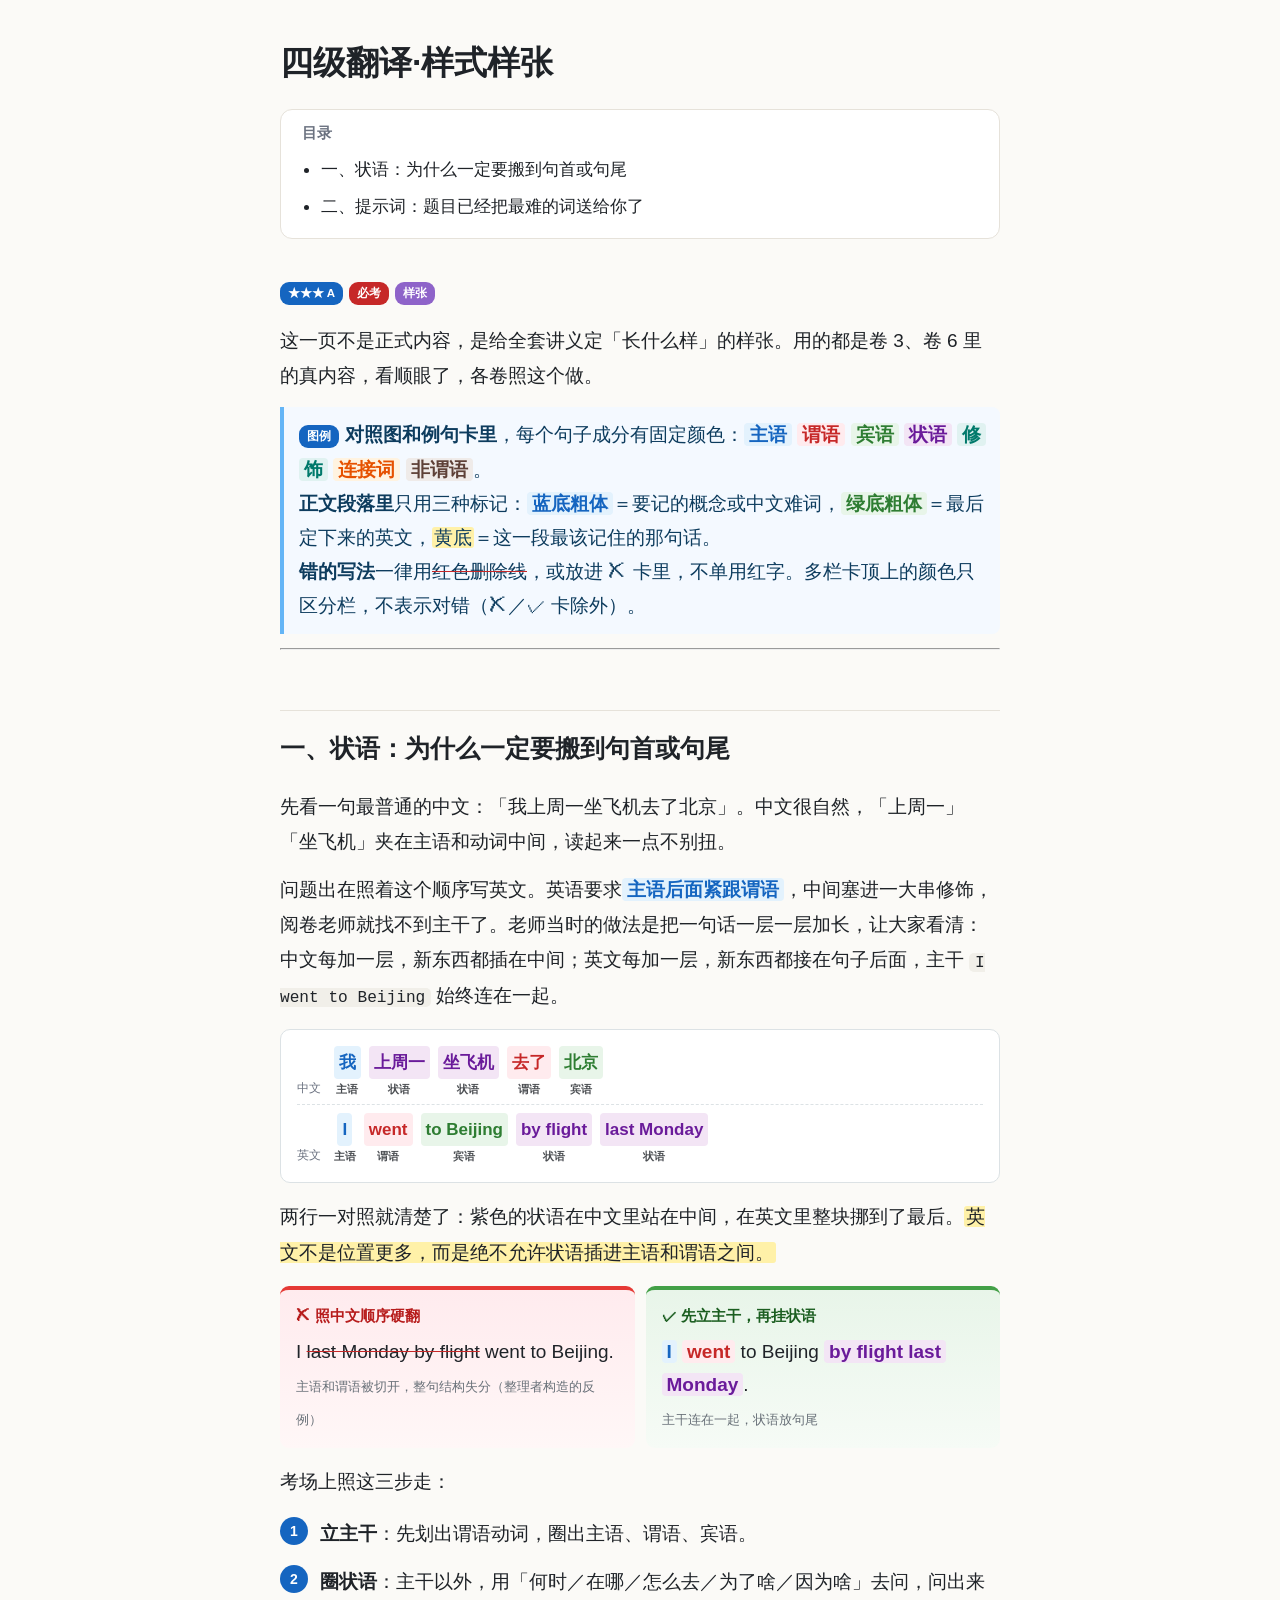
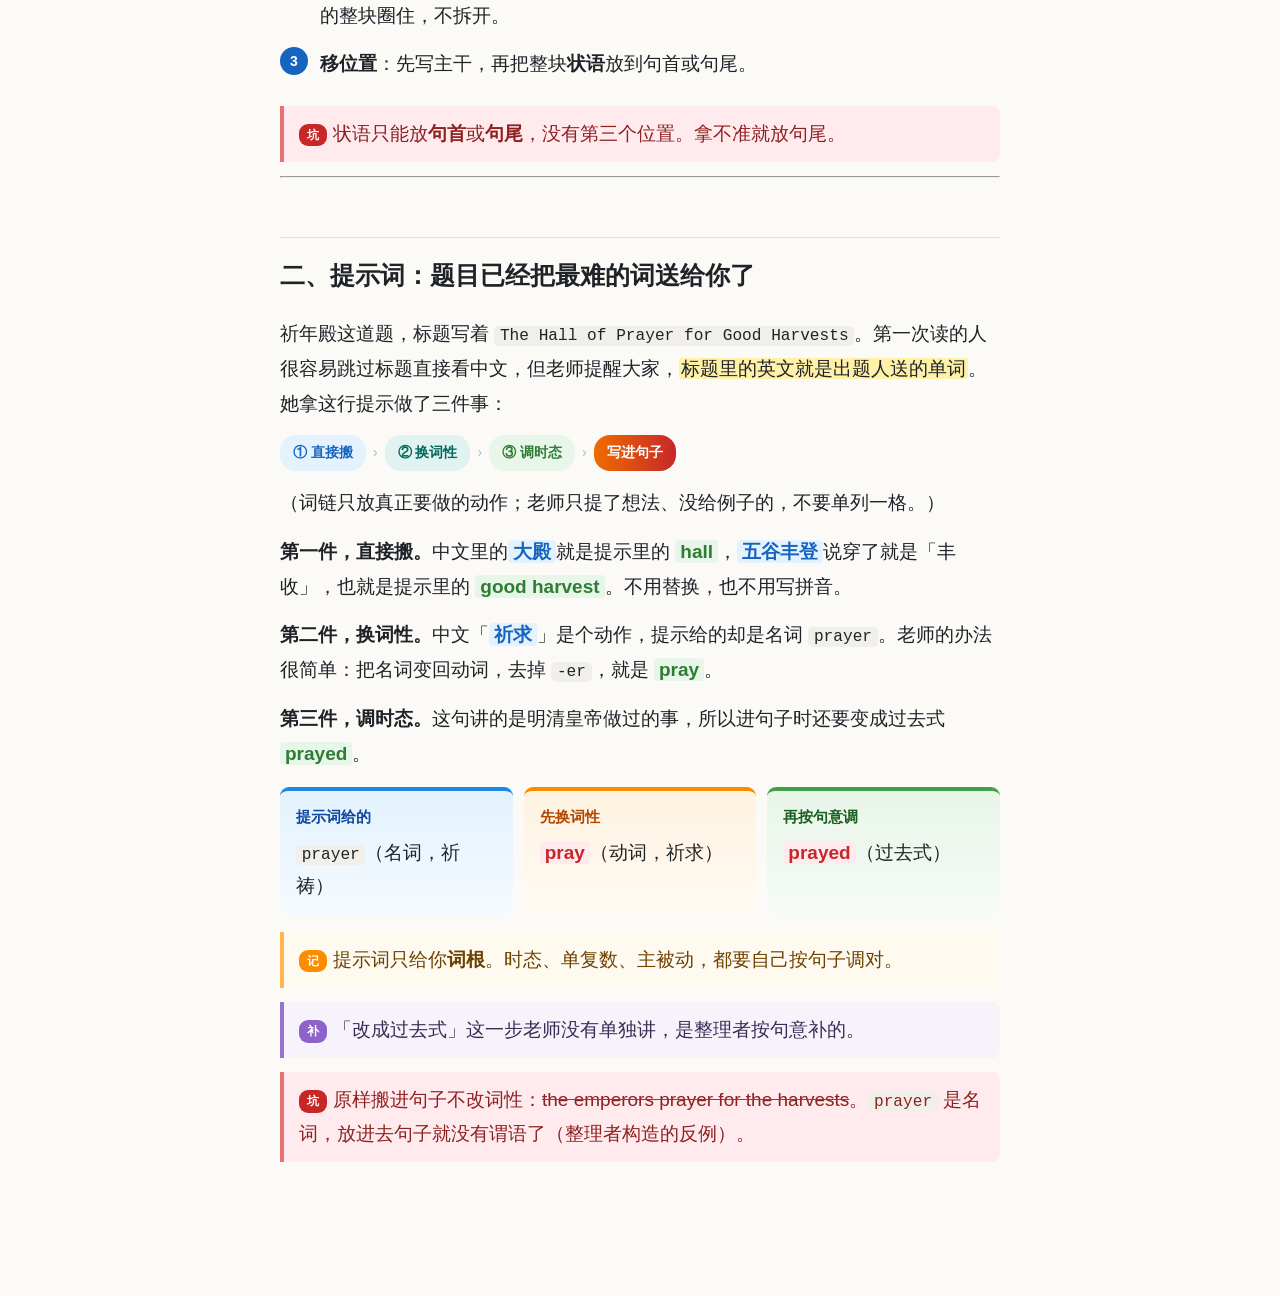
<file: docs/cet4-fanyi-style-sample.html>
<!doctype html><html lang="zh-CN"><head><meta charset="utf-8">
<meta name="viewport" content="width=device-width,initial-scale=1,viewport-fit=cover">
<meta name="apple-mobile-web-app-capable" content="yes"><title>四级翻译·样式样张</title>
<style>
/* CET-4 translation notes: shared marks and cards.
   Notes use class="..." instead of repeated inline styles.
   Mapping lives in scripts/四级翻译-笔记校验/style_to_class.py. */

body {
  --c4-blue: #1565c0;
  --c4-blue-ink: #0d3c5e;
  --c4-blue-tint: #e3f2fd;
  --c4-blue-wash: #f7fbff;
  --c4-green: #348060;
  --c4-green-tint: #e8f5e9;
  --c4-red: #c62828;
  --c4-grey: #616161;
  --c4-rule: #dce2e5;
}
.theme-dark {
  --c4-blue: #82b1ff;
  --c4-blue-ink: var(--text-normal);
  --c4-blue-tint: rgba(100, 160, 255, .22);
  --c4-blue-wash: rgba(100, 160, 255, .07);
  --c4-green: #6fcf97;
  --c4-green-tint: rgba(111, 207, 151, .2);
  --c4-red: #ff8a80;
  --c4-grey: var(--text-muted);
  --c4-rule: var(--background-modifier-border);
}

/* ── marks inside sentences ─────────────────────── */
.hl-blue  { color: var(--c4-blue); background: var(--c4-blue-tint); padding: 1px 3px; border-radius: 3px; }
.hl-green { background: var(--c4-green-tint); padding: 1px 4px; border-radius: 3px; }
.ul-green { text-decoration: underline; text-decoration-color: var(--c4-green); text-decoration-thickness: 2px; text-underline-offset: .3em; }
.ul-red   { text-decoration: underline; text-decoration-color: var(--c4-red); text-decoration-thickness: 2px; text-underline-offset: .3em; }
.t-red    { color: var(--c4-red); }
.t-blue-b { color: var(--c4-blue); font-weight: 700; }
.t-grey   { color: var(--c4-grey); font-weight: 400; }

/* ── teacher-quote card (老师原话) ─────────────────── */
body        { --c4-quote-bar-a: #1565c0; --c4-quote-bar-b: #42a5f5; --c4-quote-edge: #bbdefb; --c4-quote-bg: #f9fcff; }
.theme-dark { --c4-quote-bar-a: #1d4f8c; --c4-quote-bar-b: #2f6fa8; --c4-quote-edge: #2c4a63; --c4-quote-bg: rgba(100, 160, 255, .07); }
.quote      { margin: 16px 0; border: 1px solid var(--c4-quote-edge); border-radius: 8px; overflow: hidden; background: var(--c4-quote-bg); }
.quote-head { padding: 6px 14px; font-size: 12px; font-weight: 700; letter-spacing: .5px; color: #fff; background: linear-gradient(90deg, var(--c4-quote-bar-a), var(--c4-quote-bar-b)); }
.quote-body { padding: 12px 15px 13px; font-size: 14.5px; line-height: 1.85; color: var(--c4-blue-ink); overflow-wrap: anywhere; }

/* ── two-column list of items (e.g. five points in Vol 0) ── */
.grid2      { display: flex; flex-wrap: wrap; gap: 0 28px; margin: 14px 0; }
.grid2-item { flex: 1 1 280px; min-width: 0; padding: 9px 0; border-bottom: 1px solid var(--c4-rule); line-height: 1.7; }

/* ── more marks (added for volumes 1–7) ─────────── */
body        { --c4-yellow: #fff59d; --c4-red-tint: #ffebee; --c4-dim: #757575; --c4-label: #687078; --c4-note: #546e7a; --c4-green-ink: #2e7d32; --c4-strike: #90a4ae; }
.theme-dark { --c4-yellow: rgba(255, 235, 59, .3); --c4-red-tint: rgba(255, 138, 128, .18); --c4-dim: var(--text-muted); --c4-label: var(--text-muted); --c4-note: var(--text-muted); --c4-green-ink: #6fcf97; --c4-strike: var(--text-faint); }
.hl-blue-bg  { background: var(--c4-blue-tint); padding: 1px 4px; border-radius: 3px; }
.hl-yellow   { background: var(--c4-yellow); padding: 1px 3px; }
.strike-grey { text-decoration: line-through; color: var(--c4-strike); }
.strike-red  { text-decoration: line-through; text-decoration-color: var(--c4-red); }
.tag-red     { background: var(--c4-red-tint); color: var(--c4-red); font-weight: 700; }
.sup-red     { font-size: 11px; color: var(--c4-red); margin-left: 2px; }
.t-green     { color: var(--c4-green-ink); }
.t-dim       { color: var(--c4-dim); }
.label       { font-size: 12px; color: var(--c4-label); margin-bottom: 4px; }
.note        { font-size: 13px; color: var(--c4-label); margin-top: 5px; }
.note-14     { font-size: 14px; line-height: 1.7; color: var(--c4-note); overflow-wrap: anywhere; }

/* ── closure classes (tables, cards, badges, blue underline) ── */
body        { --c4-ink: #333333; --c4-row: #e0e0e0; --c4-err-bg: #fff5f5; --c4-pink: #c2185b; --c4-pink-tint: #fce4ec; --c4-badge-grey-bg: #f5f5f5; }
.theme-dark { --c4-ink: var(--text-normal); --c4-row: var(--background-modifier-border); --c4-err-bg: rgba(255, 138, 128, .12); --c4-pink: #f48fb1; --c4-pink-tint: rgba(244, 143, 177, .18); --c4-badge-grey-bg: rgba(255, 255, 255, .08); }
.ul-blue     { text-decoration: underline; text-decoration-color: var(--c4-blue); text-decoration-thickness: 2px; text-underline-offset: .3em; }
.t-strike    { font-size: 15px; color: var(--c4-strike); }
.label-dark  { font-size: 12px; color: var(--c4-ink); font-weight: 700; }
.rule-green  { font-size: 15px; font-weight: 700; padding-bottom: 6px; border-bottom: 2px solid var(--c4-green); margin-bottom: 6px; }
.row-rule    { padding: 9px 0; border-bottom: 1px solid var(--c4-row); }
.card-blue   { margin: 18px 0; padding: 14px 18px; border-left: 3px solid var(--c4-blue); background: var(--c4-blue-wash); }
.card-box    { margin: 18px 0; padding: 14px 18px; border: 1px solid var(--c4-row); }
.card-err    { margin: 14px 0; padding: 10px 14px; border-left: 3px solid var(--c4-red); background: var(--c4-err-bg); font-size: 14px; line-height: 1.9; }
.badge-blue  { display: inline-block; padding: 2px 10px; border-radius: 11px; background: var(--c4-blue-tint); color: var(--c4-blue); font-size: 12px; font-weight: 700; margin-right: 8px; }
.badge-pink  { display: inline-block; padding: 2px 10px; border-radius: 11px; background: var(--c4-pink-tint); color: var(--c4-pink); font-size: 11px; }
.badge-grey  { display: inline-block; padding: 2px 10px; border-radius: 11px; background: var(--c4-badge-grey-bg); color: var(--c4-grey); font-size: 11px; margin-left: 6px; }

/* ── Vol 0 visual upgrade (roadmap, ladder, diagnostics, sandbox, timeline, mark-board) ── */
body {
  --c4-green-badge-bg: #e8f5e9;
  --c4-green-badge-fg: #2e7d32;
  --c4-green-wash: #f4fbf6;
  --c4-orange: #ef6c00;
  --c4-orange-edge: #f57f17;
  --c4-slash-fg: #b71c1c;
  --c4-watershed-bg: linear-gradient(90deg, #e8f5e9 0%, #fff8e1 50%, #ffebee 100%);
  --c4-watershed-border: #cfd8dc;
  --c4-bar-track: #eceff1;
}
.theme-dark {
  --c4-green-badge-bg: rgba(111, 207, 151, .2);
  --c4-green-badge-fg: #6fcf97;
  --c4-green-wash: rgba(111, 207, 151, .08);
  --c4-orange: #ffb74d;
  --c4-orange-edge: #ffb74d;
  --c4-slash-fg: #ff8a80;
  --c4-watershed-bg: linear-gradient(90deg, rgba(111, 207, 151, .14) 0%, rgba(255, 235, 59, .12) 50%, rgba(255, 138, 128, .16) 100%);
  --c4-watershed-border: var(--background-modifier-border);
  --c4-bar-track: rgba(255, 255, 255, .08);
}

.badge-green { display: inline-block; padding: 2px 10px; border-radius: 11px; background: var(--c4-green-badge-bg); color: var(--c4-green-badge-fg); font-size: 12px; font-weight: 700; }
.sup-tag     { font-size: 11px; color: var(--c4-blue); font-weight: 700; margin-left: 2px; vertical-align: super; }

/* 0. Volume roadmap bar */
.v0-roadmap      { margin: 16px 0; padding: 14px 16px; border: 1px solid var(--c4-rule); border-radius: 8px; background: var(--c4-blue-wash); }
.v0-roadmap-head { font-size: 13.5px; font-weight: 700; margin-bottom: 10px; color: var(--c4-blue-ink); }
.v0-roadmap-flow { display: flex; flex-wrap: wrap; align-items: stretch; gap: 10px; }
.v0-rm-stage     { flex: 1 1 200px; padding: 10px 12px; border-radius: 6px; border: 1px solid var(--c4-rule); background: var(--background-primary); }
.v0-rm-core      { border-left: 3px solid var(--c4-blue); }
.v0-rm-points    { flex: 2 1 300px; border-left: 3px solid var(--c4-green); }
.v0-rm-apply     { border-left: 3px solid var(--c4-grey); }
.v0-rm-badges    { display: flex; flex-wrap: wrap; gap: 5px; margin: 6px 0; }
.v0-rm-badges .badge-blue,
.v0-rm-badges .badge-grey { margin: 0; }
.v0-rm-arrow     { display: flex; align-items: center; font-weight: 700; color: var(--c4-blue); padding: 0 2px; }

/* 1. Six-tier score ladder & 11/8 watershed */
.tier-ladder       { margin: 18px 0; border: 1px solid var(--c4-rule); border-radius: 8px; overflow: hidden; }
.tier-row          { display: flex; align-items: center; gap: 14px; padding: 10px 16px; border-bottom: 1px solid var(--c4-rule); }
.tier-row:last-child { border-bottom: none; }
.tier-pass         { background: var(--c4-blue-wash); border-left: 4px solid var(--c4-green); }
.tier-fail-top     { background: var(--c4-err-bg); border-left: 4px solid var(--c4-red); }
.tier-fail         { border-left: 4px solid var(--c4-rule); }
.tier-score        { flex: 0 0 64px; display: flex; align-items: baseline; gap: 2px; }
.tier-num          { font-size: 20px; font-weight: 800; color: var(--c4-ink); }
.tier-pass .tier-num     { color: var(--c4-green-ink); }
.tier-fail-top .tier-num { color: var(--c4-red); }
.tier-unit         { font-size: 12px; color: var(--c4-grey); }
.tier-main         { flex: 1 1 auto; min-width: 0; }
.tier-bar-wrap     { height: 6px; border-radius: 3px; background: var(--c4-bar-track); margin-bottom: 5px; overflow: hidden; }
.tier-bar          { height: 100%; border-radius: 3px; }
.tier-bar-14       { width: 93%; background: var(--c4-green); }
.tier-bar-11       { width: 73%; background: var(--c4-blue); }
.tier-bar-8        { width: 53%; background: var(--c4-red); }
.tier-bar-5        { width: 33%; background: var(--c4-orange); }
.tier-bar-2        { width: 14%; background: var(--c4-grey); }
.tier-bar-0        { width: 3%;  background: var(--c4-strike); }
.tier-desc         { font-size: 14px; line-height: 1.6; color: var(--c4-ink); }
.tier-tag          { flex: 0 0 auto; }

.tier-watershed    { display: flex; flex-wrap: wrap; align-items: center; justify-content: space-between; gap: 8px; padding: 9px 16px; background: var(--c4-watershed-bg); border-top: 2px dashed var(--c4-green); border-bottom: 2px dashed var(--c4-red); font-size: 12.5px; font-weight: 700; }
.watershed-pill     { color: var(--c4-green-ink); }
.watershed-pill-red { color: var(--c4-red); }
.watershed-line     { color: var(--c4-ink); letter-spacing: .5px; }
.norm-box .grid2    { margin: 6px 0 0; }

/* 2. Diagnostic cards & diff panels */
.grid2-card      { flex: 1 1 280px; margin: 6px 0 !important; border-radius: 6px; }
.diag-grid       { display: flex; flex-wrap: wrap; gap: 12px; margin: 14px 0; }
.diag-card       { flex: 1 1 280px; margin: 0 !important; border-radius: 0 6px 6px 0; }
.diag-head       { font-size: 13px; margin-bottom: 6px; }
.diag-sent       { padding: 6px 10px; margin: 6px 0; border-radius: 4px; background: var(--background-primary); border: 1px solid var(--c4-rule); font-size: 14px; line-height: 1.8; overflow-wrap: anywhere; }
.vs-panel        { gap: 14px; }
.vs-card-14      { border-left: 3px solid var(--c4-green) !important; }
.diff-row        { font-size: 14px; line-height: 1.85; }
.diff-row-last   { padding-top: 9px; font-size: 14px; line-height: 1.85; }

/* 3. Five points cards & 5-step sandbox */
.point-grid      { gap: 14px; }
.point-card      { flex: 1 1 280px; margin: 0 !important; border-radius: 6px; border-top: 3px solid var(--c4-blue); }
.point-card-wide { flex: 1 1 100%; border-top-color: var(--c4-pink); }
.point-head      { padding-bottom: 8px; border-bottom: 1px solid var(--c4-rule); margin-bottom: 4px; }
.sandbox-sent    { padding: 12px 14px; margin: 10px 0; border-radius: 6px; background: var(--background-primary); border: 1px dashed var(--c4-blue); font-size: 15px; line-height: 2.1; overflow-wrap: anywhere; }
.step-strip      { display: flex; flex-wrap: wrap; gap: 8px; margin-top: 10px; }
.step-chip       { flex: 1 1 140px; padding: 8px 10px; border-radius: 6px; background: var(--background-primary); border: 1px solid var(--c4-rule); font-size: 13px; line-height: 1.5; }
.step-chip-warn  { border-color: var(--c4-pink); }

/* 4. 5-minute exam timeline & draft mark board */
.exam-timeline     { display: flex; flex-wrap: wrap; align-items: stretch; gap: 10px; margin: 16px 0; }
.tl-card           { flex: 1 1 210px; padding: 12px 14px; border-radius: 8px; border: 1px solid var(--c4-rule); }
.tl-stage-1        { background: var(--c4-blue-wash); border-top: 3px solid var(--c4-blue); }
.tl-stage-2        { background: var(--background-secondary); border-top: 3px solid var(--c4-grey); }
.tl-stage-3        { background: var(--c4-green-wash); border-top: 3px solid var(--c4-green); }
.tl-time           { margin-bottom: 6px; font-size: 12px; }
.tl-title          { font-size: 14.5px; font-weight: 700; margin-bottom: 6px; color: var(--c4-ink); }
.tl-connector      { display: flex; align-items: center; font-size: 18px; color: var(--c4-blue); font-weight: 700; }

.mark-board        { border-radius: 8px; }
.mark-row          { display: flex; align-items: center; gap: 12px; }
.mark-row-last     { display: flex; align-items: center; gap: 12px; padding-top: 9px; }
.mark-icon         { flex: 0 0 64px; text-align: center; font-weight: 700; font-size: 13px; padding: 3px 6px; border-radius: 4px; }
.mark-slash        { background: var(--c4-yellow); color: var(--c4-slash-fg); font-size: 15px; }
.mark-ul-yellow    { background: var(--c4-yellow); text-decoration: underline; text-decoration-thickness: 2px; color: var(--c4-ink); }
.mark-circle-green { background: var(--c4-green-tint); color: var(--c4-green-ink); border: 1.5px solid var(--c4-green); border-radius: 14px; }
.mark-bracket      { background: var(--c4-blue-tint); color: var(--c4-blue); }
.mark-comma        { background: var(--c4-pink-tint); color: var(--c4-pink); }
.mark-replace      { background: var(--c4-green-tint); color: var(--c4-green-ink); border: 1px dashed var(--c4-orange-edge); }
.mark-body         { flex: 1 1 auto; font-size: 14px; line-height: 1.7; }

/* ═══ v7 rich components (2026-11-19): fills, grammar roles, blocks, cards, chains ═══ */
body{
  --r-subj:#1565c0; --r-subj-bg:#e3f2fd;   /* 主语 */
  --r-pred:#c62828; --r-pred-bg:#ffebee;   /* 谓语 */
  --r-obj:#2e7d32;  --r-obj-bg:#e8f5e9;    /* 宾语 */
  --r-adv:#6a1b9a;  --r-adv-bg:#f3e5f5;    /* 状语 */
  --r-mod:#00796b;  --r-mod-bg:#e0f2f1;    /* 修饰/定语 */
  --r-conj:#e65100; --r-conj-bg:#fff3e0;   /* 连接词 */
  --r-nf:#5d4037;   --r-nf-bg:#efebe9;     /* 非谓语 */
}
.theme-dark{
  --r-subj:#90caf9; --r-subj-bg:rgba(144,202,249,.18);
  --r-pred:#ff8a80; --r-pred-bg:rgba(255,138,128,.18);
  --r-obj:#a5d6a7;  --r-obj-bg:rgba(165,214,167,.18);
  --r-adv:#ce93d8;  --r-adv-bg:rgba(206,147,216,.18);
  --r-mod:#80cbc4;  --r-mod-bg:rgba(128,203,196,.18);
  --r-conj:#ffb74d; --r-conj-bg:rgba(255,183,77,.18);
  --r-nf:#bcaaa4;   --r-nf-bg:rgba(188,170,164,.18);
}
/* grammar-role marks: bold text on a tinted fill */
.g-subj,.g-pred,.g-obj,.g-adv,.g-mod,.g-conj,.g-nf{font-weight:700;padding:1px 5px;border-radius:4px;box-decoration-break:clone;-webkit-box-decoration-break:clone}
.g-subj{color:var(--r-subj);background:var(--r-subj-bg)} .g-pred{color:var(--r-pred);background:var(--r-pred-bg)}
.g-obj{color:var(--r-obj);background:var(--r-obj-bg)}    .g-adv{color:var(--r-adv);background:var(--r-adv-bg)}
.g-mod{color:var(--r-mod);background:var(--r-mod-bg)}    .g-conj{color:var(--r-conj);background:var(--r-conj-bg)}
.g-nf{color:var(--r-nf);background:var(--r-nf-bg)}
/* emphasis in prose: bold + fill */
.kw{font-weight:700;color:var(--r-subj);background:var(--r-subj-bg);padding:1px 5px;border-radius:4px}
.kw-red{font-weight:700;color:var(--r-pred);background:var(--r-pred-bg);padding:1px 5px;border-radius:4px}
.kw-green{font-weight:700;color:var(--r-obj);background:var(--r-obj-bg);padding:1px 5px;border-radius:4px}
.kw-orange{font-weight:700;color:var(--r-conj);background:var(--r-conj-bg);padding:1px 5px;border-radius:4px}
.kw-purple{font-weight:700;color:var(--r-adv);background:var(--r-adv-bg);padding:1px 5px;border-radius:4px}
.uo{text-decoration:underline;text-decoration-color:#ff9900;text-decoration-thickness:2px;text-underline-offset:.25em}
/* solid badge */
.tag{display:inline-block;padding:1px 8px;border-radius:9px;color:#fff;font-size:11.5px;font-weight:700;margin-right:6px;vertical-align:1px}
.tag-blue{background:#1565c0}.tag-red{background:#c62828}.tag-green{background:#2e7d32}.tag-orange{background:#fb8c00}.tag-purple{background:#8e63c9}.tag-teal{background:#00897b}
/* 补 / 记 / 坑 / 例 / 法 blocks */
.blk{margin:14px 0;padding:11px 15px;border-left:4px solid;border-radius:0 8px 8px 0;line-height:1.8}
.blk-bu{background:#f7f3fb;border-color:#9575cd;color:#3b2b56}
.blk-ji{background:#fffaf0;border-color:#ffb74d;color:#6d4200}
.blk-keng{background:#ffebee;border-color:#e57373;color:#8e2020}
.blk-li{background:#f4f9ff;border-color:#64b5f6;color:#0d3c5e}
.blk-fa{background:#f1f8f1;border-color:#66bb6a;color:#1b4d20}
.theme-dark .blk{color:var(--text-normal)} .theme-dark .blk-bu{background:rgba(149,117,205,.12)} .theme-dark .blk-ji{background:rgba(255,183,77,.1)}
.theme-dark .blk-keng{background:rgba(229,115,115,.12)} .theme-dark .blk-li{background:rgba(100,181,246,.1)} .theme-dark .blk-fa{background:rgba(102,187,106,.1)}
/* two / three column compare cards */
.cols{display:flex;gap:11px;flex-wrap:wrap;margin:16px 0}
.col{flex:1;min-width:170px;border-radius:9px;padding:13px 16px;border-top:4px solid;line-height:1.75}
.col-h{font-weight:700;font-size:15px;margin-bottom:6px}
.col-good{background:linear-gradient(180deg,#e8f5e9,#f6fbf6);border-color:#43a047}.col-good .col-h{color:#1b5e20}
.col-bad{background:linear-gradient(180deg,#ffebee,#fff7f7);border-color:#e53935}.col-bad .col-h{color:#b71c1c}
.col-blue{background:linear-gradient(180deg,#e3f2fd,#f5faff);border-color:#1e88e5}.col-blue .col-h{color:#0d47a1}
.col-orange{background:linear-gradient(180deg,#fff3e0,#fffaf3);border-color:#fb8c00}.col-orange .col-h{color:#b34700}
.col-purple{background:linear-gradient(180deg,#f3e5f5,#fbf6fc);border-color:#8e24aa}.col-purple .col-h{color:#6a1b9a}
.theme-dark .col{background:var(--background-secondary)} .theme-dark .col .col-h{color:var(--text-normal)}
/* step chain chips */
.chain{display:flex;flex-wrap:wrap;gap:7px;align-items:center;margin:14px 0;font-size:14px}
.chip{padding:5px 13px;border-radius:16px;font-weight:600;background:#e3f2fd;color:#1565c0}
.chip-2{background:#e0f2f1;color:#00695c}.chip-3{background:#e8f5e9;color:#2e7d32}.chip-4{background:#fff3e0;color:#e65100}
.chip-end{background:linear-gradient(90deg,#ef6c00,#c62828);color:#fff;font-weight:700}
.chain .arr{color:#b0bec5}
/* numbered steps */
.steps{counter-reset:st;margin:14px 0}
.step{counter-increment:st;position:relative;padding:4px 0 10px 40px;line-height:1.8}
.step::before{content:counter(st);position:absolute;left:0;top:4px;width:28px;height:28px;border-radius:50%;background:#1565c0;color:#fff;font-weight:700;text-align:center;line-height:28px;font-size:14px}
/* sentence diagram: Chinese row over English row, role label under each piece */
.sent{margin:16px 0;padding:12px 16px;border:1px solid var(--c4-rule);border-radius:10px;background:var(--background-primary)}
.sent-row{display:flex;flex-wrap:wrap;gap:6px 8px;align-items:flex-end;margin:4px 0;font-size:17px}
.sent-row + .sent-row{border-top:1px dashed var(--c4-rule);padding-top:8px}
.seg{display:inline-flex;flex-direction:column;align-items:center}
.seg small{font-size:10.5px;font-weight:700;opacity:.8;margin-top:1px}
.sent-lab{font-size:12px;color:var(--text-muted);width:2.4em}

:root{--bg:#fbfaf7;--fg:#1f2328;--muted:#6b7280;--line:#e6e2da;--card:#fff;--accent:#2f5bb7;--code:#f1efe9}
@media (prefers-color-scheme:dark){:root{--bg:#17181a;--fg:#e8e6e1;--muted:#9aa0a6;--line:#2c2e31;--card:#1f2124;--accent:#8fb0ff;--code:#26282b}
 body{--c4-blue:#82b1ff;--c4-blue-ink:var(--fg);--c4-blue-tint:rgba(100,160,255,.22);--c4-blue-wash:rgba(100,160,255,.07);--c4-green:#6fcf97;--c4-green-tint:rgba(111,207,151,.2);--c4-red:#ff8a80;--c4-grey:var(--muted);--c4-rule:var(--line);--c4-yellow:rgba(255,235,59,.3);--c4-red-tint:rgba(255,138,128,.18);--c4-dim:var(--muted);--c4-label:var(--muted);--c4-note:var(--muted);--c4-green-ink:#6fcf97;--c4-strike:var(--muted)}
 [class^="card"],[class*=" card"]{background:var(--card)!important;border-color:var(--line)!important} img{opacity:.92}}
body{--background-modifier-border:var(--line);--text-faint:var(--muted);--text-normal:var(--fg);--text-muted:var(--muted);--background-secondary:var(--code);--background-primary:var(--card)}
html{-webkit-text-size-adjust:100%}
body{margin:0;background:var(--bg);color:var(--fg);font:19px/1.85 "PingFang SC","Hiragino Sans GB",-apple-system,sans-serif}
main{max-width:720px;margin:0 auto;padding:28px 22px 120px}
h1{font-size:1.75em;line-height:1.3;margin:.4em 0 .3em}
h2{font-size:1.3em;margin:2.4em 0 .7em;padding-top:.6em;border-top:1px solid var(--line);scroll-margin-top:16px}
h3{font-size:1.08em;margin:1.8em 0 .5em;color:var(--accent)}
p{margin:.7em 0}code{font:.85em Menlo,monospace;background:var(--code);padding:.05em .35em;border-radius:5px}
mark{background:#fff1a8;color:inherit;padding:0 .1em;border-radius:3px}@media (prefers-color-scheme:dark){mark{background:rgba(255,220,80,.28)}}
table{border-collapse:collapse;width:100%;font-size:.86em;margin:1em 0;display:block;overflow-x:auto}
td,th{border-bottom:1px solid var(--line);padding:.55em .6em;text-align:left;vertical-align:top}th{color:var(--muted);font-weight:600}
figure{margin:1.2em 0}img{width:100%;border-radius:10px;display:block}
blockquote{margin:1em 0;padding:.2em 1em;border-left:3px solid var(--line);color:var(--muted)}
.box{background:var(--card);border:1px solid var(--line);border-radius:12px;padding:.4em 1.1em;margin:1.2em 0}
.box-t,details.box>summary{font-weight:700;color:var(--accent);padding:.5em 0}
details>summary{cursor:pointer;list-style:none}details>summary::-webkit-details-marker{display:none}
details.box>summary::after{content:" ▾";color:var(--muted)}
.quiz{border:1px solid var(--line);border-left:4px solid #e0a43a;border-radius:12px;padding:.5em 1.1em;margin:1.4em 0;background:var(--card)}
.quiz-q{font-weight:700;padding:.4em 0}
details.answer>summary{display:inline-block;margin:.4em 0 .6em;padding:.35em 1em;border-radius:999px;background:var(--code);color:var(--accent);font-size:.9em;font-weight:600}
details.answer[open]>summary{color:var(--muted)}
nav#TOC{background:var(--card);border:1px solid var(--line);border-radius:12px;padding:.6em 1.2em;margin:1.4em 0 2em;font-size:.92em}
nav#TOC ul{padding-left:1.1em;margin:.3em 0}nav#TOC a{color:var(--fg);text-decoration:none}nav#TOC>ul>li{margin:.25em 0}
nav#TOC::before{content:"目录";display:block;font-weight:700;color:var(--muted);font-size:.85em}
figure.mmd{text-align:center;overflow-x:auto}figure.mmd svg{max-width:100%;height:auto}@media (prefers-color-scheme:dark){figure.mmd svg{filter:invert(.88) hue-rotate(180deg)}}pre{white-space:pre-wrap;background:var(--code);padding:1em;border-radius:10px;font-size:.8em}
</style></head><body><main>
<h1>四级翻译·样式样张</h1>
<nav id="TOC"><ul>
<li><a href="#一状语为什么一定要搬到句首或句尾"
id="toc-一状语为什么一定要搬到句首或句尾">一、状语：为什么一定要搬到句首或句尾</a></li>
<li><a href="#二提示词题目已经把最难的词送给你了"
id="toc-二提示词题目已经把最难的词送给你了">二、提示词：题目已经把最难的词送给你了</a></li>
</ul></nav>
<div style="margin:6px 0 14px">
<span class="tag tag-blue">★★★ A</span><span
class="tag tag-red">必考</span><span class="tag tag-purple">样张</span>
</div>
<p>这一页不是正式内容，是给全套讲义定「长什么样」的样张。用的都是卷
3、卷 6 里的真内容，看顺眼了，各卷照这个做。</p>
<div class="blk blk-li">
<span
class="tag tag-blue">图例</span><b>对照图和例句卡里</b>，每个句子成分有固定颜色：<span
class="g-subj">主语</span> <span class="g-pred">谓语</span> <span
class="g-obj">宾语</span> <span class="g-adv">状语</span> <span
class="g-mod">修饰</span> <span class="g-conj">连接词</span> <span
class="g-nf">非谓语</span>。<br><b>正文段落里</b>只用三种标记：<span
class="kw">蓝底粗体</span>＝要记的概念或中文难词，<span
class="kw-green">绿底粗体</span>＝最后定下来的英文，<mark>黄底</mark>＝这一段最该记住的那句话。<br><b>错的写法</b>一律用<span
class="strike-red">红色删除线</span>，或放进 ✗
卡里，不单用红字。多栏卡顶上的颜色只区分栏，不表示对错（✗／✓ 卡除外）。
</div>
<hr />
<h2
id="一状语为什么一定要搬到句首或句尾">一、状语：为什么一定要搬到句首或句尾</h2>
<p>先看一句最普通的中文：「我上周一坐飞机去了北京」。中文很自然，「上周一」「坐飞机」夹在主语和动词中间，读起来一点不别扭。</p>
<p>问题出在照着这个顺序写英文。英语要求<span
class="kw">主语后面紧跟谓语</span>，中间塞进一大串修饰，阅卷老师就找不到主干了。老师当时的做法是把一句话一层一层加长，让大家看清：中文每加一层，新东西都插在中间；英文每加一层，新东西都接在句子后面，主干
<code>I went to Beijing</code> 始终连在一起。</p>
<div class="sent">
<div class="sent-row">
<span class="sent-lab">中文</span><span class="seg"><span
class="g-subj">我</span><small>主语</small></span><span
class="seg"><span
class="g-adv">上周一</span><small>状语</small></span><span
class="seg"><span
class="g-adv">坐飞机</span><small>状语</small></span><span
class="seg"><span
class="g-pred">去了</span><small>谓语</small></span><span
class="seg"><span class="g-obj">北京</span><small>宾语</small></span>
</div>
<div class="sent-row">
<span class="sent-lab">英文</span><span class="seg"><span
class="g-subj">I</span><small>主语</small></span><span class="seg"><span
class="g-pred">went</span><small>谓语</small></span><span
class="seg"><span class="g-obj">to
Beijing</span><small>宾语</small></span><span class="seg"><span
class="g-adv">by flight</span><small>状语</small></span><span
class="seg"><span class="g-adv">last
Monday</span><small>状语</small></span>
</div>
</div>
<p>两行一对照就清楚了：紫色的状语在中文里站在中间，在英文里整块挪到了最后。<mark>英文不是位置更多，而是绝不允许状语插进主语和谓语之间。</mark></p>
<div class="cols">
<div class="col col-bad">
<div class="col-h">
✗ 照中文顺序硬翻
</div>
I <span class="strike-red">last Monday by flight</span> went to
Beijing.<br><span
class="note">主语和谓语被切开，整句结构失分（整理者构造的反例）</span>
</div>
<div class="col col-good">
<div class="col-h">
✓ 先立主干，再挂状语
</div>
<span class="g-subj">I</span> <span class="g-pred">went</span> to
Beijing <span class="g-adv">by flight last Monday</span>.<br><span
class="note">主干连在一起，状语放句尾</span>
</div>
</div>
<p>考场上照这三步走：</p>
<div class="steps">
<div class="step">
<b>立主干</b>：先划出谓语动词，圈出主语、谓语、宾语。
</div>
<div class="step">
<b>圈状语</b>：主干以外，用「何时／在哪／怎么去／为了啥／因为啥」去问，问出来的整块圈住，不拆开。
</div>
<div class="step">
<b>移位置</b>：先写主干，再把整块<b>状语</b>放到句首或句尾。
</div>
</div>
<div class="blk blk-keng">
<span
class="tag tag-red">坑</span>状语只能放<b>句首</b>或<b>句尾</b>，没有第三个位置。拿不准就放句尾。
</div>
<hr />
<h2
id="二提示词题目已经把最难的词送给你了">二、提示词：题目已经把最难的词送给你了</h2>
<p>祈年殿这道题，标题写着
<code>The Hall of Prayer for Good Harvests</code>。第一次读的人很容易跳过标题直接看中文，但老师提醒大家，<mark>标题里的英文就是出题人送的单词</mark>。她拿这行提示做了三件事：</p>
<div class="chain">
<span class="chip">① 直接搬</span><span class="arr">›</span><span
class="chip chip-2">② 换词性</span><span class="arr">›</span><span
class="chip chip-3">③ 调时态</span><span class="arr">›</span><span
class="chip chip-end">写进句子</span>
</div>
<p>（词链只放真正要做的动作；老师只提了想法、没给例子的，不要单列一格。）</p>
<p><strong>第一件，直接搬。</strong>中文里的<span
class="kw">大殿</span>就是提示里的 <span
class="kw-green">hall</span>，<span
class="kw">五谷丰登</span>说穿了就是「丰收」，也就是提示里的 <span
class="kw-green">good harvest</span>。不用替换，也不用写拼音。</p>
<p><strong>第二件，换词性。</strong>中文「<span
class="kw">祈求</span>」是个动作，提示给的却是名词
<code>prayer</code>。老师的办法很简单：把名词变回动词，去掉
<code>-er</code>，就是 <span class="kw-green">pray</span>。</p>
<p><strong>第三件，调时态。</strong>这句讲的是明清皇帝做过的事，所以进句子时还要变成过去式
<span class="kw-green">prayed</span>。</p>
<div class="cols">
<div class="col col-blue">
<div class="col-h">
提示词给的
</div>
<code>prayer</code>（名词，祈祷）
</div>
<div class="col col-orange">
<div class="col-h">
先换词性
</div>
<span class="g-pred">pray</span>（动词，祈求）
</div>
<div class="col col-good">
<div class="col-h">
再按句意调
</div>
<span class="g-pred">prayed</span>（过去式）
</div>
</div>
<div class="blk blk-ji">
<span
class="tag tag-orange">记</span>提示词只给你<b>词根</b>。时态、单复数、主被动，都要自己按句子调对。
</div>
<div class="blk blk-bu">
<span
class="tag tag-purple">补</span>「改成过去式」这一步老师没有单独讲，是整理者按句意补的。
</div>
<div class="blk blk-keng">
<span class="tag tag-red">坑</span>原样搬进句子不改词性：<span
class="strike-red">the emperors prayer for the
harvests</span>。<code>prayer</code>
是名词，放进去句子就没有谓语了（整理者构造的反例）。
</div>
</main>
</body></html>
</file>
